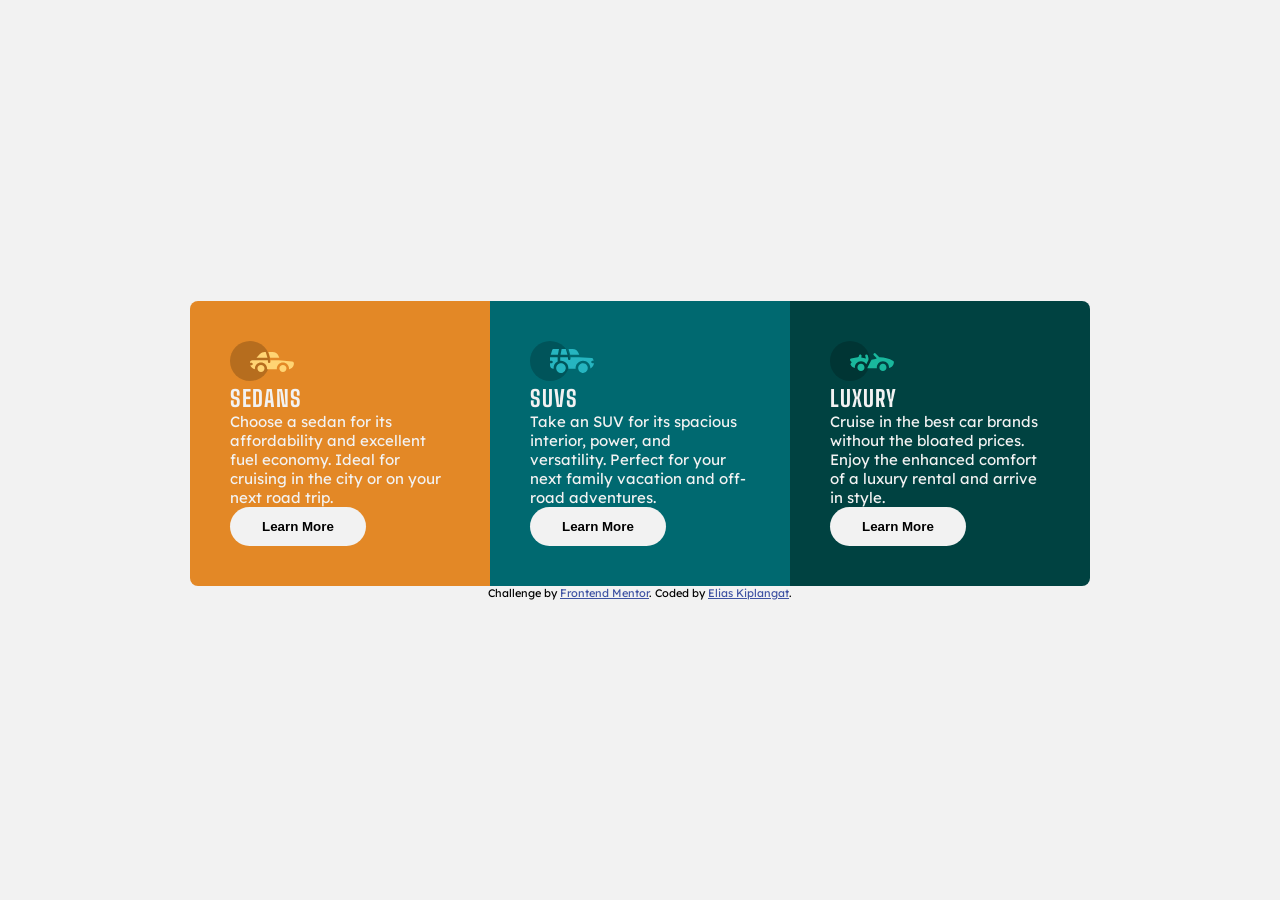
<file: 3-column-preview-card-component-main/index.html>
<!DOCTYPE html>
<html lang="en">
<head> 
  <link rel="preconnect" href="https://fonts.googleapis.com">
<link rel="preconnect" href="https://fonts.gstatic.com" crossorigin>
<link href="https://fonts.googleapis.com/css2?family=Big+Shoulders:wght@700&family=Lexend+Deca:wght@400&display=swap" rel="stylesheet">
  <link rel="stylesheet" href="style.css">
  <meta charset="UTF-8">
  <meta name="viewport" content="width=device-width, initial-scale=1.0"> <!-- displays site properly based on user's device -->

  <link rel="icon" type="image/png" sizes="32x32" href="./images/favicon-32x32.png">
  
  <title>Frontend Mentor | 3-column preview card component</title>

  <!-- Feel free to remove these styles or customise in your own stylesheet 👍 -->
  <style>
    .attribution { font-size: 0.6875rem; text-align: center; }
    .attribution a { color: hsl(228, 45%, 44%); }
  </style>
</head>
<body>
  <div>
    <div class="card-container">
  <div> <!-- Sedans column -->
    <img src="./images/icon-sedans.svg" alt="sedans icon">  
    <h2>SEDANS</h2>
<p>Choose a sedan for its affordability and excellent fuel economy. Ideal for cruising in the city 
  or on your next road trip.</p>
  <button>Learn More</button>
  </div>
  <div> <!-- SUVs column -->
    <img src="./images/icon-suvs.svg" alt="suvs icon">
    <h2>SUVS</h2>
<p>Take an SUV for its spacious interior, power, and versatility. Perfect for your next family vacation and off-road adventures.</p>
  <button>Learn More</button>
  </div>
  <div> <!-- Luxury column -->
    <img src="./images/icon-luxury.svg" alt="luxury icon">
    <h2>LUXURY</h2>
<p>Cruise in the best car brands without the bloated prices. Enjoy the enhanced comfort of a luxury rental and arrive in style.</p>
  <button>Learn More</button>
  </div> 
  </div> 

  <footer class="attribution">
    Challenge by <a href="https://www.frontendmentor.io?ref=challenge">Frontend Mentor</a>. 
    Coded by <a href="https://github.com/Eliaskiplangat/web">Elias Kiplangat</a>.
  </footer>
</body>
</html>
</file>
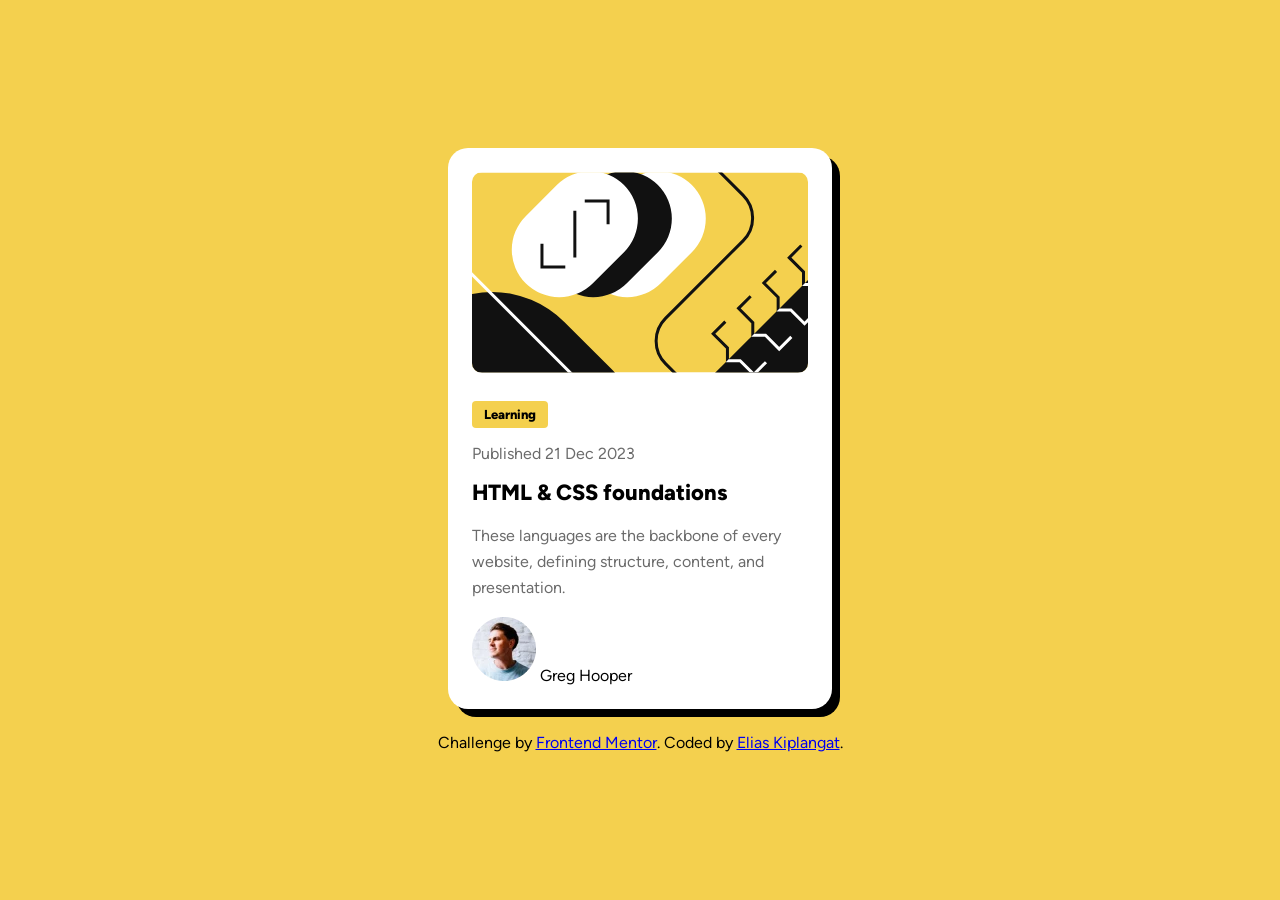
<file: blog-card/index.html>
<!DOCTYPE html>
<html lang="en">
<head>
  <meta charset="UTF-8" />
  <meta name="viewport" content="width=device-width, initial-scale=1.0" />
  <link rel="icon" type="image/png" sizes="32x32" href="./assets/images/favicon-32x32.png" />
  <title>Frontend Mentor | Blog preview card</title>
  <link rel="stylesheet" href="../css/style.css" />
</head>
<body>
  <main>
    <article class="card">
      <img
        class="card__image"
        src="./assets/images/illustration-article.svg"
        alt=""
      />

      <div class="card__content">
        <span class="card__tag">Learning</span>

        <time class="card__date" datetime="2023-12-21">Published 21 Dec 2023</time>

        <h1 class="card__title">
          <a href="https://developer.mozilla.org/en-US/docs/Learn/Getting_started_with_the_web" class="card__title-link">HTML &amp; CSS foundations</a>
        </h1>

        <p class="card__description">
          These languages are the backbone of every website, defining structure, content, and presentation.
        </p>

        <div class="card__author">
          <img
            class="card__avatar"
            src="./assets/images/image-avatar.webp"
            alt=""
          />
          <span class="card__author-name">Greg Hooper</span>
        </div>
      </div>
    </article>
  </main>

  <footer class="attribution">
    Challenge by <a href="https://www.frontendmentor.io?ref=challenge">Frontend Mentor</a>.
    Coded by <a href="https://github.com/Eliaskiplangat/web">Elias Kiplangat</a>.
  </footer>
</body>
</html>
</file>
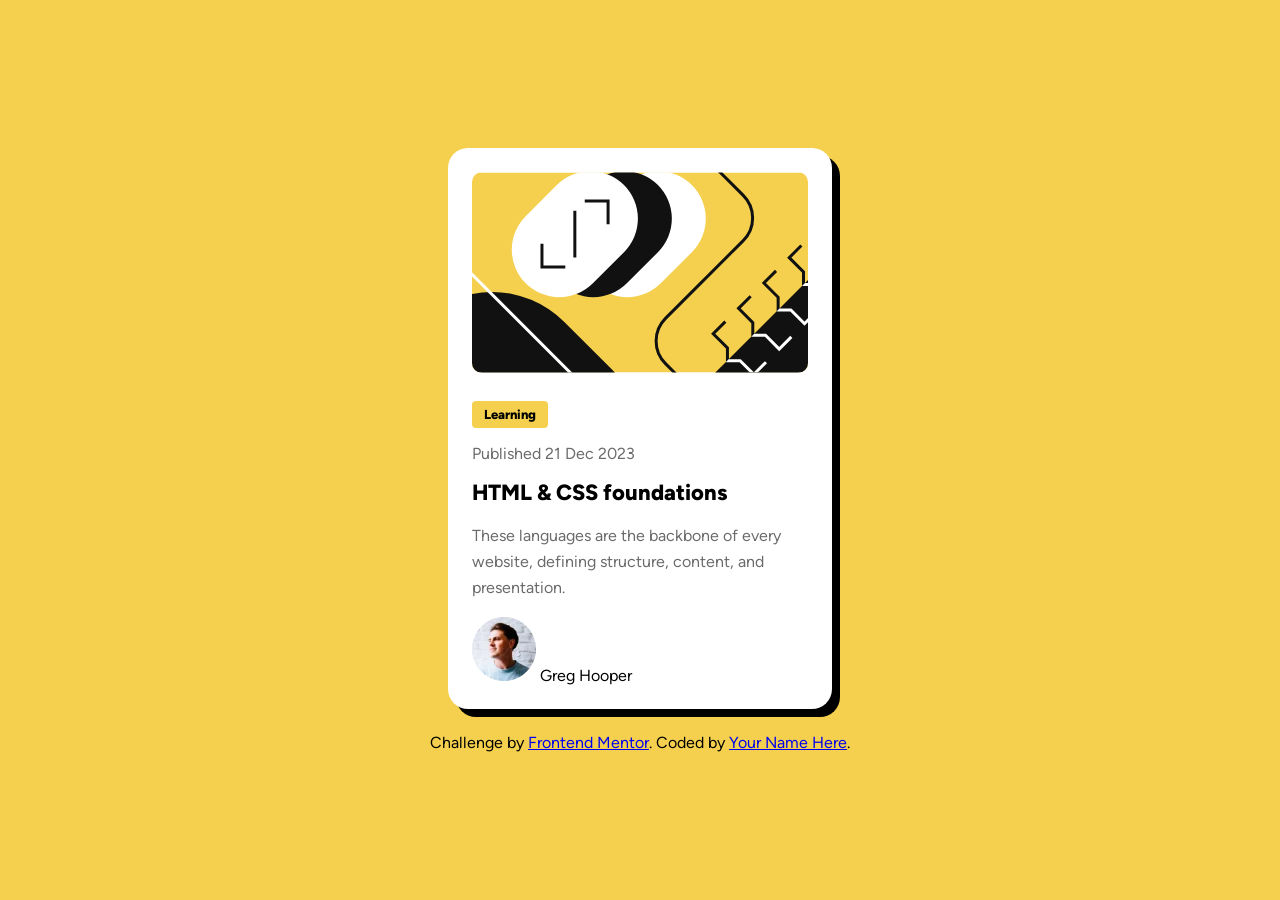
<file: html/index.html>
<!DOCTYPE html>
<html lang="en">
<head>
  <meta charset="UTF-8" />
  <meta name="viewport" content="width=device-width, initial-scale=1.0" />
  <link rel="icon" type="image/png" sizes="32x32" href="./assets/images/favicon-32x32.png" />
  <title>Frontend Mentor | Blog preview card</title>
  <link rel="stylesheet" href="../css/style.css" />
</head>
<body>
  <main>
    <article class="card">
      <img
        class="card__image"
        src="./assets/images/illustration-article.svg"
        alt=""
      />

      <div class="card__content">
        <span class="card__tag">Learning</span>

        <time class="card__date" datetime="2023-12-21">Published 21 Dec 2023</time>

        <h1 class="card__title">
          <a href="#" class="card__title-link">HTML &amp; CSS foundations</a>
        </h1>

        <p class="card__description">
          These languages are the backbone of every website, defining structure, content, and presentation.
        </p>

        <div class="card__author">
          <img
            class="card__avatar"
            src="./assets/images/image-avatar.webp"
            alt=""
          />
          <span class="card__author-name">Greg Hooper</span>
        </div>
      </div>
    </article>
  </main>

  <footer class="attribution">
    Challenge by <a href="https://www.frontendmentor.io?ref=challenge">Frontend Mentor</a>.
    Coded by <a href="#">Your Name Here</a>.
  </footer>
</body>
</html>
</file>
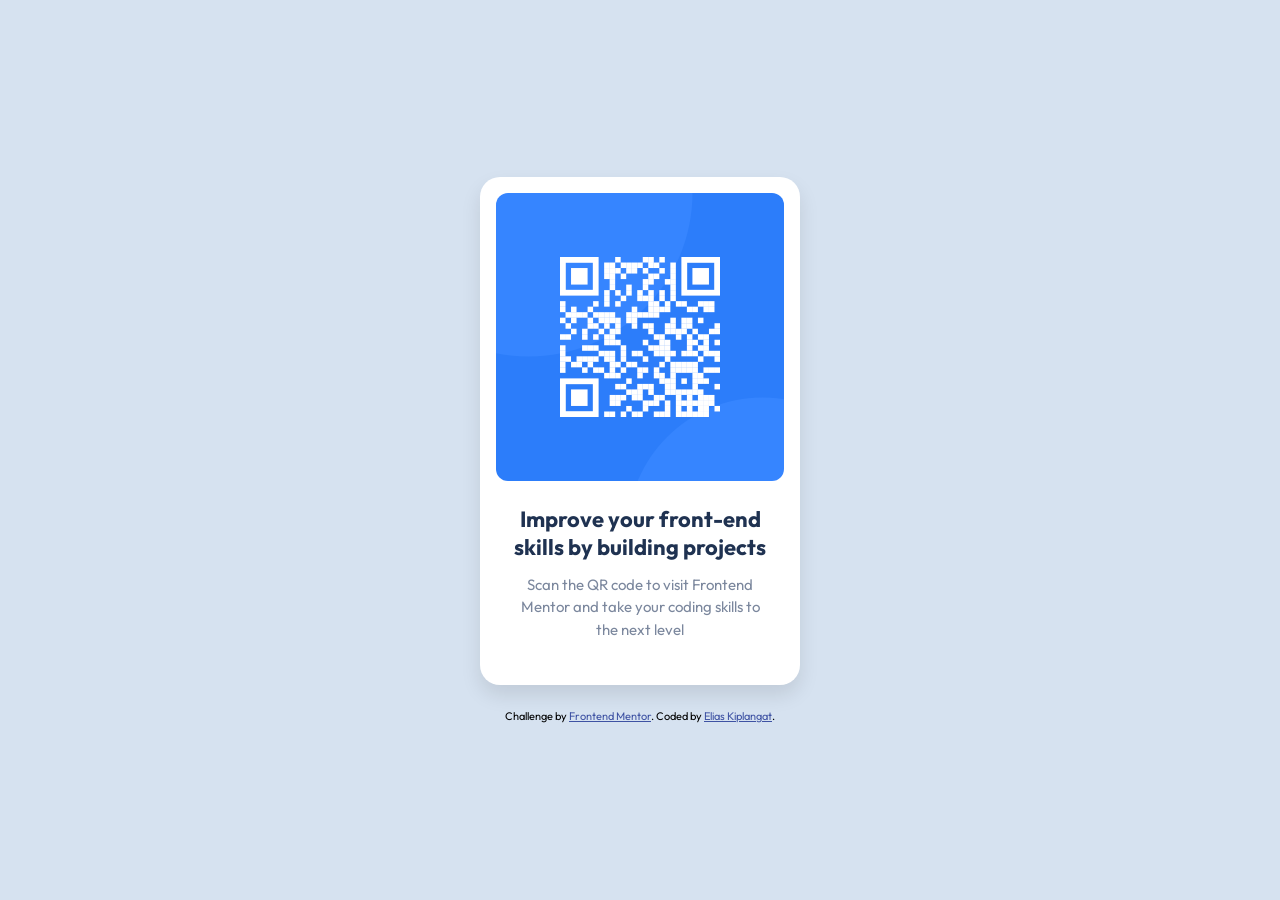
<file: qr-code/index.html>
<!DOCTYPE html>
<html lang="en">
<head>
  <meta charset="UTF-8">
  <meta name="viewport" content="width=device-width, initial-scale=1.0"> <!-- displays site properly based on user's device -->

  <link rel="icon" type="image/png" sizes="32x32" href="./images/favicon-32x32.png">
  
  <title>Frontend Mentor | QR code component</title>
  <link rel="stylesheet" href="css/style.css">
  <link rel="preconnect" href="https://fonts.googleapis.com">
<link rel="preconnect" href="https://fonts.gstatic.com" crossorigin>
<link href="https://fonts.googleapis.com/css2?family=Outfit:wght@400;700&display=swap" rel="stylesheet">

  <style>
    .attribution { font-size: 0.6875rem; text-align: center; }
    .attribution a { color: hsl(228, 45%, 44%); }
  </style>
</head>
<body>
  <main class = "card">
    <div class = "card__image">
      <img src="./images/image-qr-code.png" alt="QR code">
    </div>
    <div class = "card__content">
      <h1 class = "card__title">Improve your front-end skills by building projects</h1>
      <p class = "card__text">Scan the QR code to visit Frontend Mentor and take your coding skills to the next level</p>
    </div>
  </main>
  <footer class="attribution">
    Challenge by <a href="https://www.frontendmentor.io?ref=challenge">Frontend Mentor</a>. 
    Coded by <a href="https://github.com/Eliaskiplangat/web">Elias Kiplangat</a>.
  </footer>
</body>
</html>
</file>
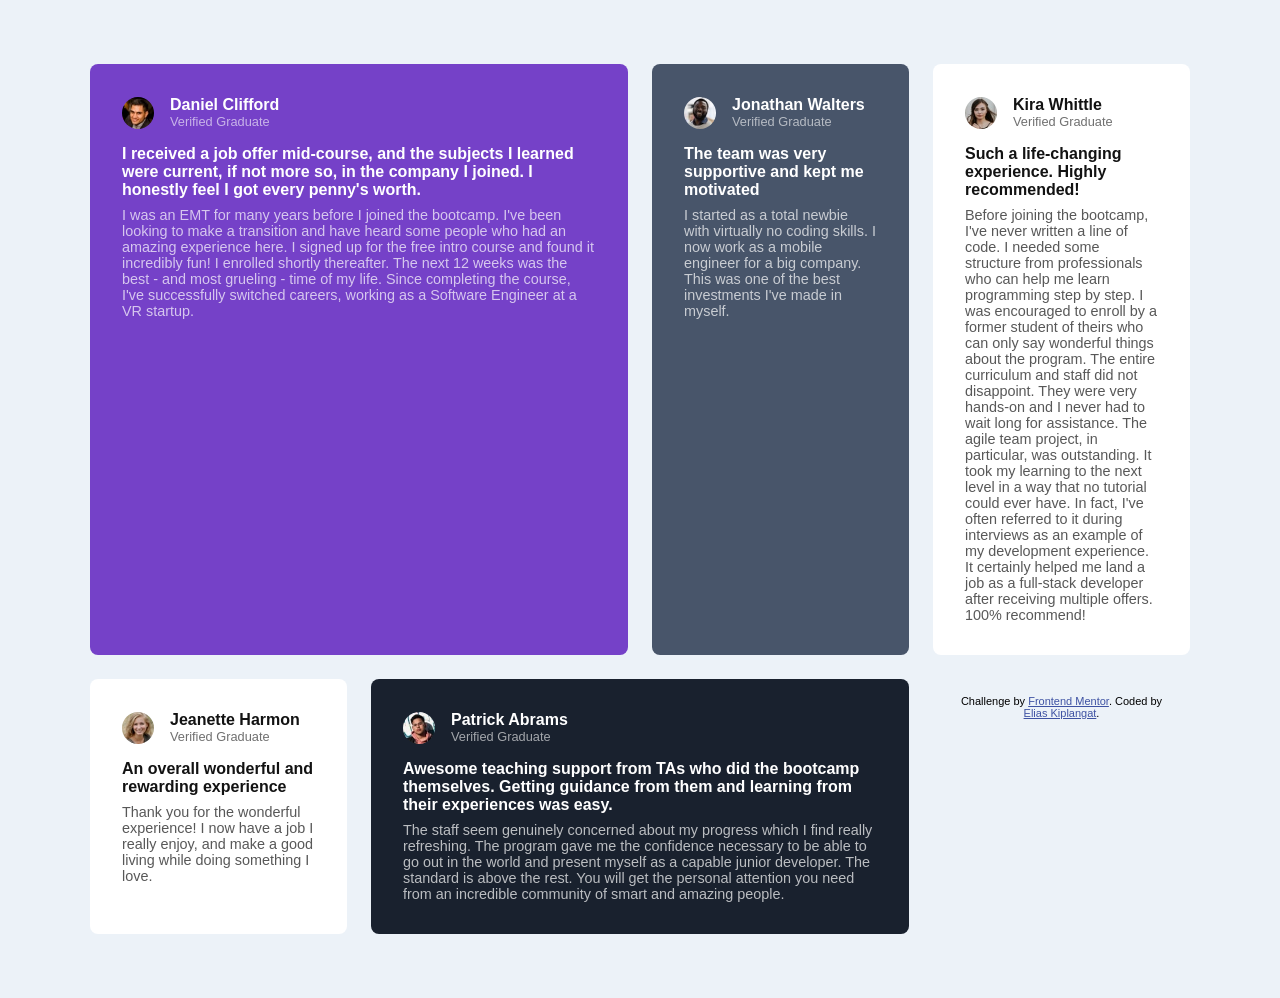
<file: testimonials-grid-section-main/index.html>
<!DOCTYPE html>
<html lang="en">
<head>
  <meta charset="UTF-8">
  <meta name="viewport" content="width=device-width, initial-scale=1.0"> <!-- displays site properly based on user's device -->

  <link rel="icon" type="image/png" sizes="32x32" href="./images/favicon-32x32.png">
  
  <title>Frontend Mentor | [Testimonials grid section]</title>
 <link rel="stylesheet" href="style.css">
  <style>
    .attribution { font-size: 0.6875rem; text-align: center; }
    .attribution a { color: hsl(228, 45%, 44%); }
  </style>
</head>
<body>
 <div class="grid-container">
  <blockquote class="card">
    <div class="header">
      <img src="./images/image-daniel.jpg" alt="Daniel Clifford" class="avatar">
      <div class="name-role">
        <p class="name">Daniel Clifford</p>
        <p class="role">Verified Graduate</p>
      </div>
    </div>
    <p class="headline">I received a job offer mid-course, and the subjects I learned were current, if not more so, in the company I joined. I honestly feel I got every penny's worth.</p>
    <p class="quote">I was an EMT for many years before I joined the bootcamp. I've been looking to make a transition and have heard some people who had an amazing experience here. I signed up for the free intro course and found it incredibly fun! I enrolled shortly thereafter. The next 12 weeks was the best - and most grueling - time of my life. Since completing the course, I've successfully switched careers, working as a Software Engineer at a VR startup.</p>
  </blockquote>

  <blockquote class="card">
    <div class="header">
      <img src="./images/image-jonathan.jpg" alt="Jonathan Walters" class="avatar">
      <div class="name-role">
        <p class="name">Jonathan Walters</p>
        <p class="role">Verified Graduate</p>
      </div>
    </div>
    <p class="headline">The team was very supportive and kept me motivated</p>
    <p class="quote">I started as a total newbie with virtually no coding skills. I now work as a mobile engineer for a big company. This was one of the best investments I've made in myself.</p>
  </blockquote>

  <blockquote class="card">
    <div class="header">
      <img src="./images/image-kira.jpg" alt="Kira Whittle" class="avatar">
      <div class="name-role">
        <p class="name">Kira Whittle</p>
        <p class="role">Verified Graduate</p>
      </div>
    </div>
    <p class="headline">Such a life-changing experience. Highly recommended!</p>
    <p class="quote">Before joining the bootcamp, I've never written a line of code. I needed some structure from professionals who can help me learn programming step by step. I was encouraged to enroll by a former student of theirs who can only say wonderful things about the program. The entire curriculum and staff did not disappoint. They were very hands-on and I never had to wait long for assistance. The agile team project, in particular, was outstanding. It took my learning to the next level in a way that no tutorial could ever have. In fact, I've often referred to it during interviews as an example of my development experience. It certainly helped me land a job as a full-stack developer after receiving multiple offers. 100% recommend!</p>
  </blockquote>

  <blockquote class="card">
    <div class="header">
      <img src="./images/image-jeanette.jpg" alt="Jeanette Harmon" class="avatar">
      <div class="name-role">
        <p class="name">Jeanette Harmon</p>
        <p class="role">Verified Graduate</p>
      </div>
    </div>
    <p class="headline">An overall wonderful and rewarding experience</p>
    <p class="quote">Thank you for the wonderful experience! I now have a job I really enjoy, and make a good living while doing something I love.</p>
  </blockquote>

  <blockquote class="card">
    <div class="header">
      <img src="./images/image-patrick.jpg" alt="Patrick Abrams" class="avatar">
      <div class="name-role">
        <p class="name">Patrick Abrams</p>
        <p class="role">Verified Graduate</p>
      </div>
    </div>
    <p class="headline">Awesome teaching support from TAs who did the bootcamp themselves. Getting guidance from them and learning from their experiences was easy.</p>
    <p class="quote">The staff seem genuinely concerned about my progress which I find really refreshing. The program gave me the confidence necessary to be able to go out in the world and present myself as a capable junior developer. The standard is above the rest. You will get the personal attention you need from an incredible community of smart and amazing people.</p>
  </blockquote>

  <footer class="attribution">
    Challenge by <a href="https://www.frontendmentor.io?ref=challenge">Frontend Mentor</a>. 
    Coded by <a href="https://github.com/Eliaskiplangat/web">Elias Kiplangat</a>.
  </footer>
</div>
</body>
</html>
</file>
<file: 3-column-preview-card-component-main/style.css>
*{
    margin: 0;
    padding: 0; 
   }
   
   body {
  font-family: "Lexend Deca", sans-serif;
  font-size: 15px;
  background-color: hsl(0, 0%, 95%);
  min-height: 100vh;
  display: flex;
  align-items: center;
  justify-content: center;  
}
.card-container > div {
  flex: 1;
  padding: 2.5rem;
  color: hsl(0, 0%, 95%);
}

.card-container > div:nth-child(1) {
  background-color: hsl(31, 77%, 52%);
}

.card-container > div:nth-child(2) {
  background-color: hsl(184, 100%, 22%);
}

.card-container > div:nth-child(3) {
  background-color: hsl(184, 100%, 22%);
  background-color: hsl(179, 100%, 13%);
}
.card-container {
  display: flex;
  max-width: 900px;
  border-radius: 8px;
  overflow: hidden;
}
button {
  border: none;
  border-radius: 999px;
  padding: 0.75rem 2rem;
  background-color: hsl(0, 0%, 95%);
  font-weight: 700;
  cursor: pointer;
}
button:hover {
  opacity: 0.7;
}

.card-container > div h2 {
  font-family: "Big Shoulders", sans-serif;
  letter-spacing: 1px;
}
</file>
<file: css/style.css>
/* Reset - removes default browser spacing so we control it ourselves */
*,
*::before,
*::after {
  box-sizing: border-box;
  margin: 0;
  padding: 0;
}
@font-face {
  font-family: "Figtree";
  src: url("../html/assets/fonts/Figtree-VariableFont_wght.ttf") format("truetype");
  font-weight: 300 800;
  font-style: normal;
}

@font-face {
  font-family: "Figtree";
  src: url("../html/assets/fonts/Figtree-Italic-VariableFont_wght.ttf") format("truetype");
  font-weight: 300 800;
  font-style: italic;
}

body {
  min-height: 100vh;
  display: flex;
  flex-direction: column; /* stack children vertically instead of side-by-side */
  align-items: center;
  justify-content: center;
  gap: 24px; /* space between the card and the footer */
  background-color: hsl(47, 88%, 63%);
  font-family: "Figtree", sans-serif;
}
.card {
  width: 100%;
  max-width: 384px;
  background-color: hsl(0, 0%, 100%); /* white */
  border-radius: 20px;
  padding: 24px;
  box-shadow: 8px 8px 0 hsl(0, 0%, 0%); /* hard black offset shadow */
}
.card__title {
  font-size: 1.375rem;
  font-weight: 800;
  line-height: 1.3;
  color: hsl(0, 0%, 0%);
}

.card__title-link {
  color: inherit;
  text-decoration: none;
}

.card__title-link:hover {
  color: hsl(47, 88%, 63%); /* yellow on hover, matches the design's interaction hint */
}
.card__content {
  display: flex;
  flex-direction: column;
  align-items: flex-start;
  gap: 16px;
  padding-top: 24px;
}

.card__image {
  width: 100%;
  border-radius: 10px;
}

.card__tag {
  background-color: hsl(47, 88%, 63%);
  color: hsl(0, 0%, 0%);
  font-weight: 800;
  font-size: 0.8125rem;
  padding: 6px 12px;
  border-radius: 4px;
}

.card__date,
.card__description {
  color: hsl(0, 0%, 42%);
}

.card__description {
  line-height: 1.6;
}
</file>
<file: qr-code/css/style.css>
* {
    margin: 0;
    padding: 0;
    box-sizing: border-box;
}
    body {
    font-family: 'Outfit', sans-serif;
    background-color: hsl(212, 45%, 89%);
    min-height: 100vh;
    display: flex;
    flex-direction: column;   
    justify-content: center;
    align-items: center;
    gap: 1.5rem;              
}
    .card {
        background-color:  hsl(0, 0%, 100%);
        border-radius: 1.25rem;
        box-shadow: 0px 10px 20px rgba(0, 0, 0, 0.1);
        width: 320px;
        text-align: center;
         padding: 1rem;
    }
    .card__image img {
        width: 100%;
        border-radius: 0.75rem;
        display: block;
    }
    .card__content {
        padding: 1.5rem 1rem 1.75rem;
    }
    .card__title {
        color: hsl(218, 44%, 22%); 
        font-size: 1.375rem;
        font-weight: 700;
        line-height: 1.3;
        margin-bottom: 0.75rem;
    }
    .card__text {
        color: hsl(220, 15%, 55%); 
        font-size: 0.9375rem;
        line-height: 1.5;
    }
</file>
<file: testimonials-grid-section-main/style.css>
* {
  box-sizing: border-box;
  margin: 0;
  padding: 0;
}

body {
  font-family: sans-serif;
  background-color: hsl(210, 46%, 95%);
}

.grid-container {
  display: grid;
  grid-template-columns: repeat(4, 1fr);
  gap: 1.5rem;
  max-width: 1100px;
  margin: 4rem auto;
}

.card {
  border-radius: 8px;
  padding: 2rem;
  color: white;
}

.card:nth-child(1) {
  grid-column: 1 / 3;
  background-color: hsl(263, 55%, 52%);
}

.card:nth-child(2) {
  grid-column: 3 / 4;
  background-color: hsl(217, 19%, 35%);
}

.card:nth-child(3) {
  grid-column: 4 / 5;
  background-color: white;
  color: hsl(0, 0%, 7%);
}

.card:nth-child(4) {
  grid-column: 1 / 2;
  background-color: white;
  color: hsl(0, 0%, 7%);
}

.card:nth-child(5) {
  grid-column: 2 / 4;
  background-color: hsl(219, 29%, 14%);
}

.header {
  display: flex;
  align-items: center;
  gap: 1rem;
  margin-bottom: 1rem;
}

.avatar {
  width: 32px;
  height: 32px;
  border-radius: 50%;
}

.name { font-weight: 600; }
.role { opacity: 0.6; font-size: 0.8rem; }
.headline { font-weight: 600; margin-bottom: 0.5rem; }
.quote { opacity: 0.7; font-size: 0.9rem; }

.attribution {
  text-align: center;
  padding: 1rem;
}
</file>
